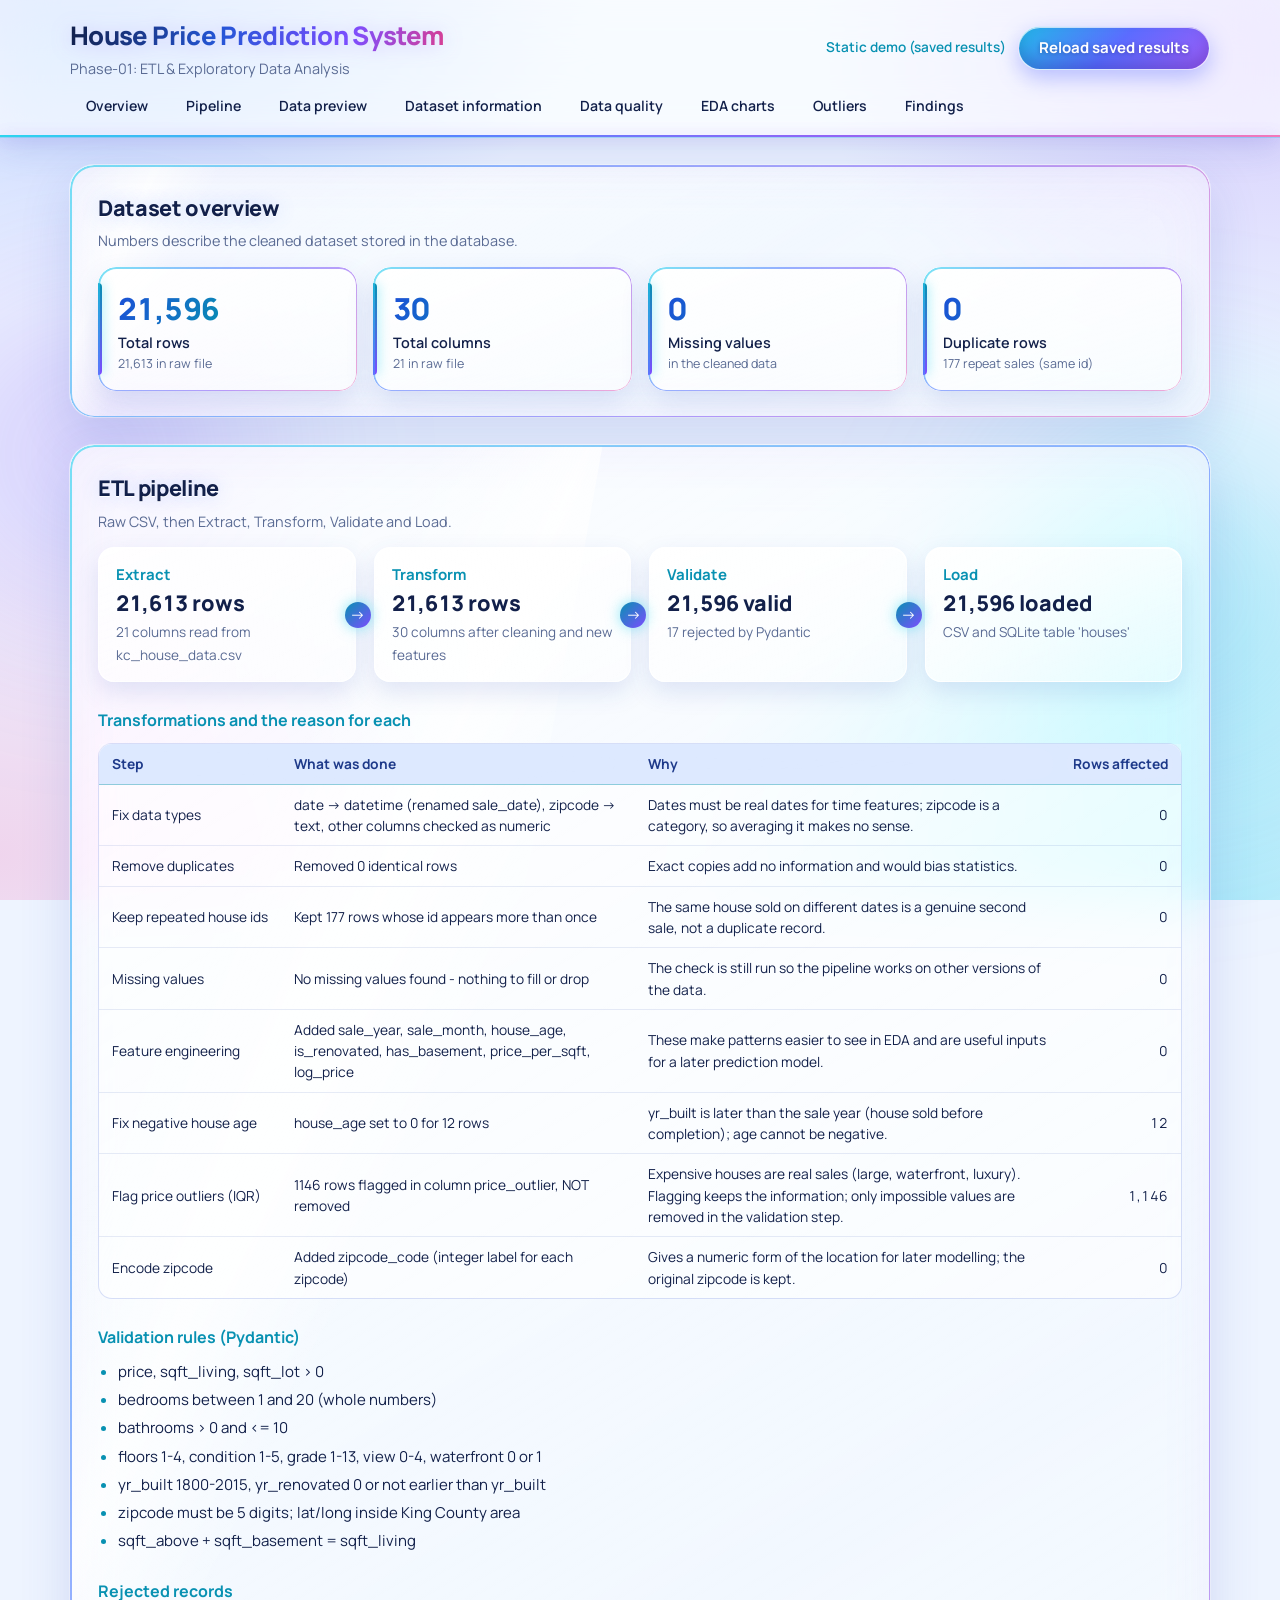
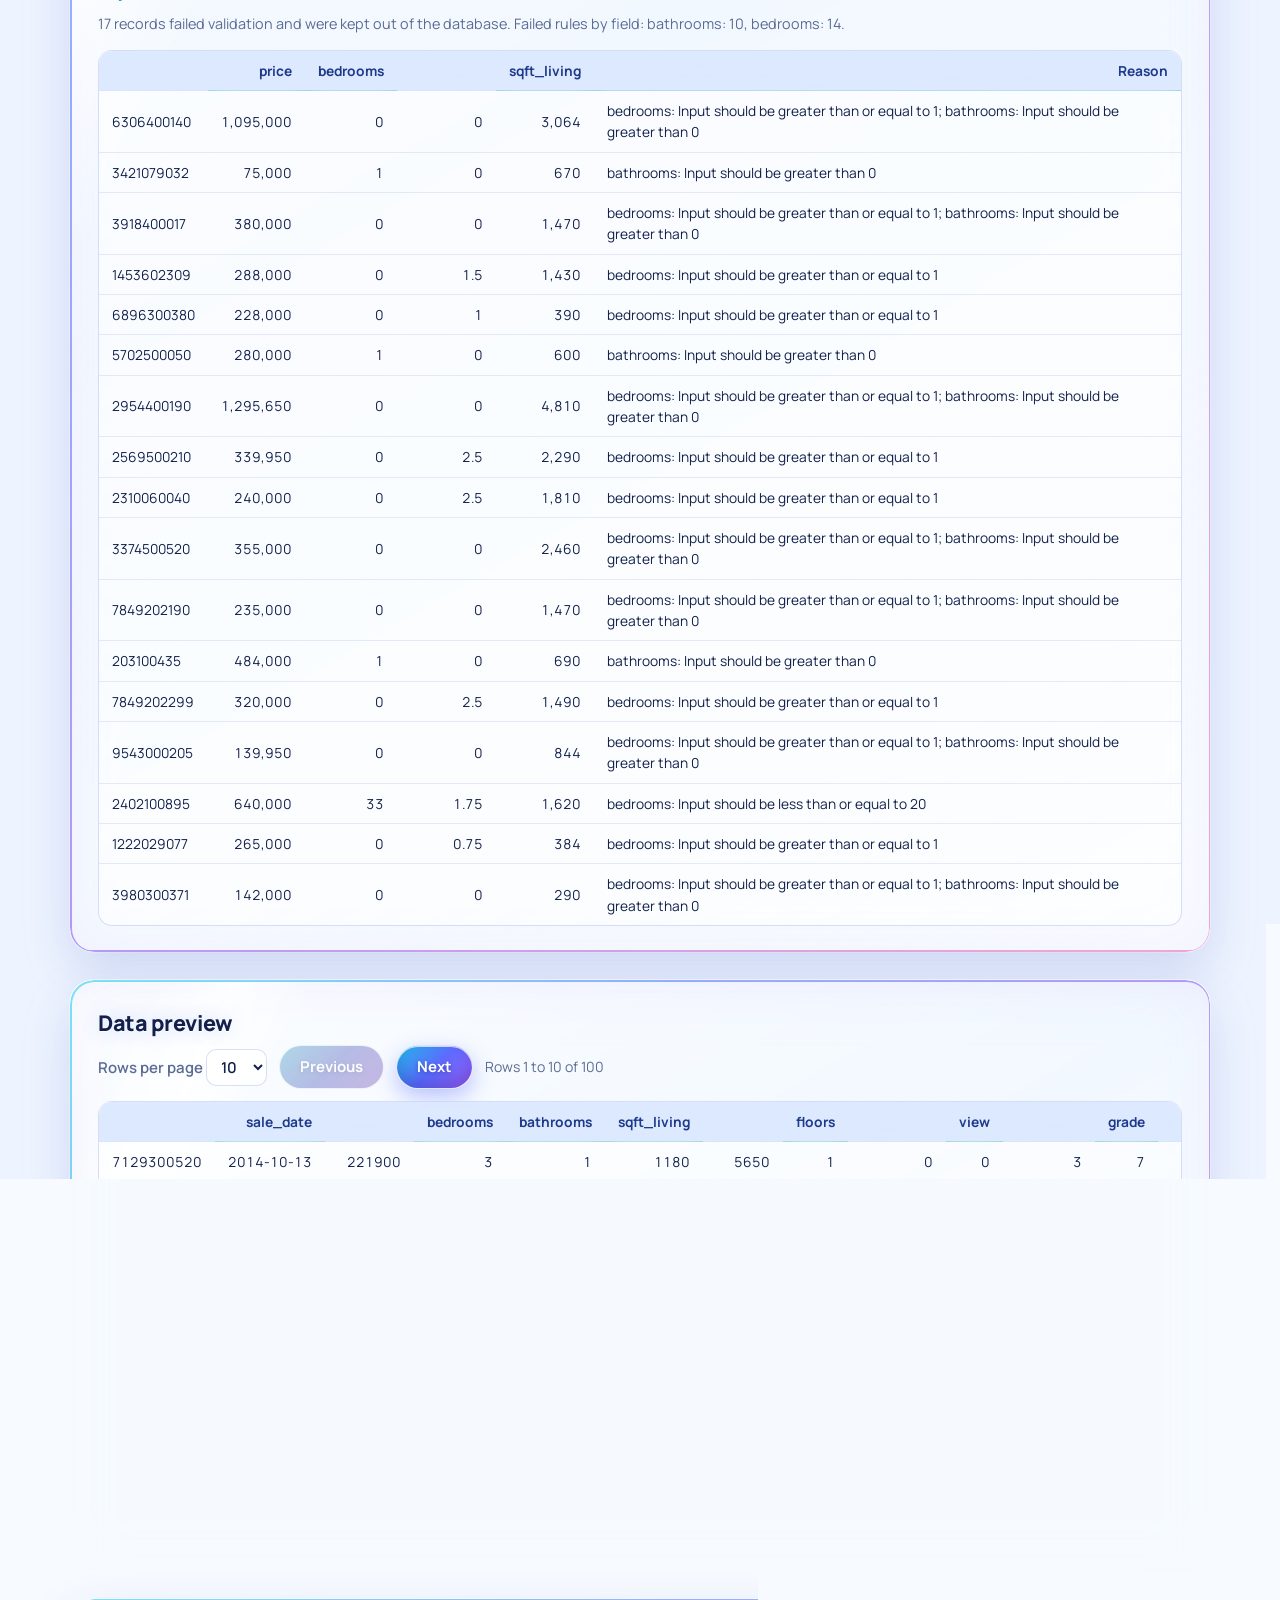
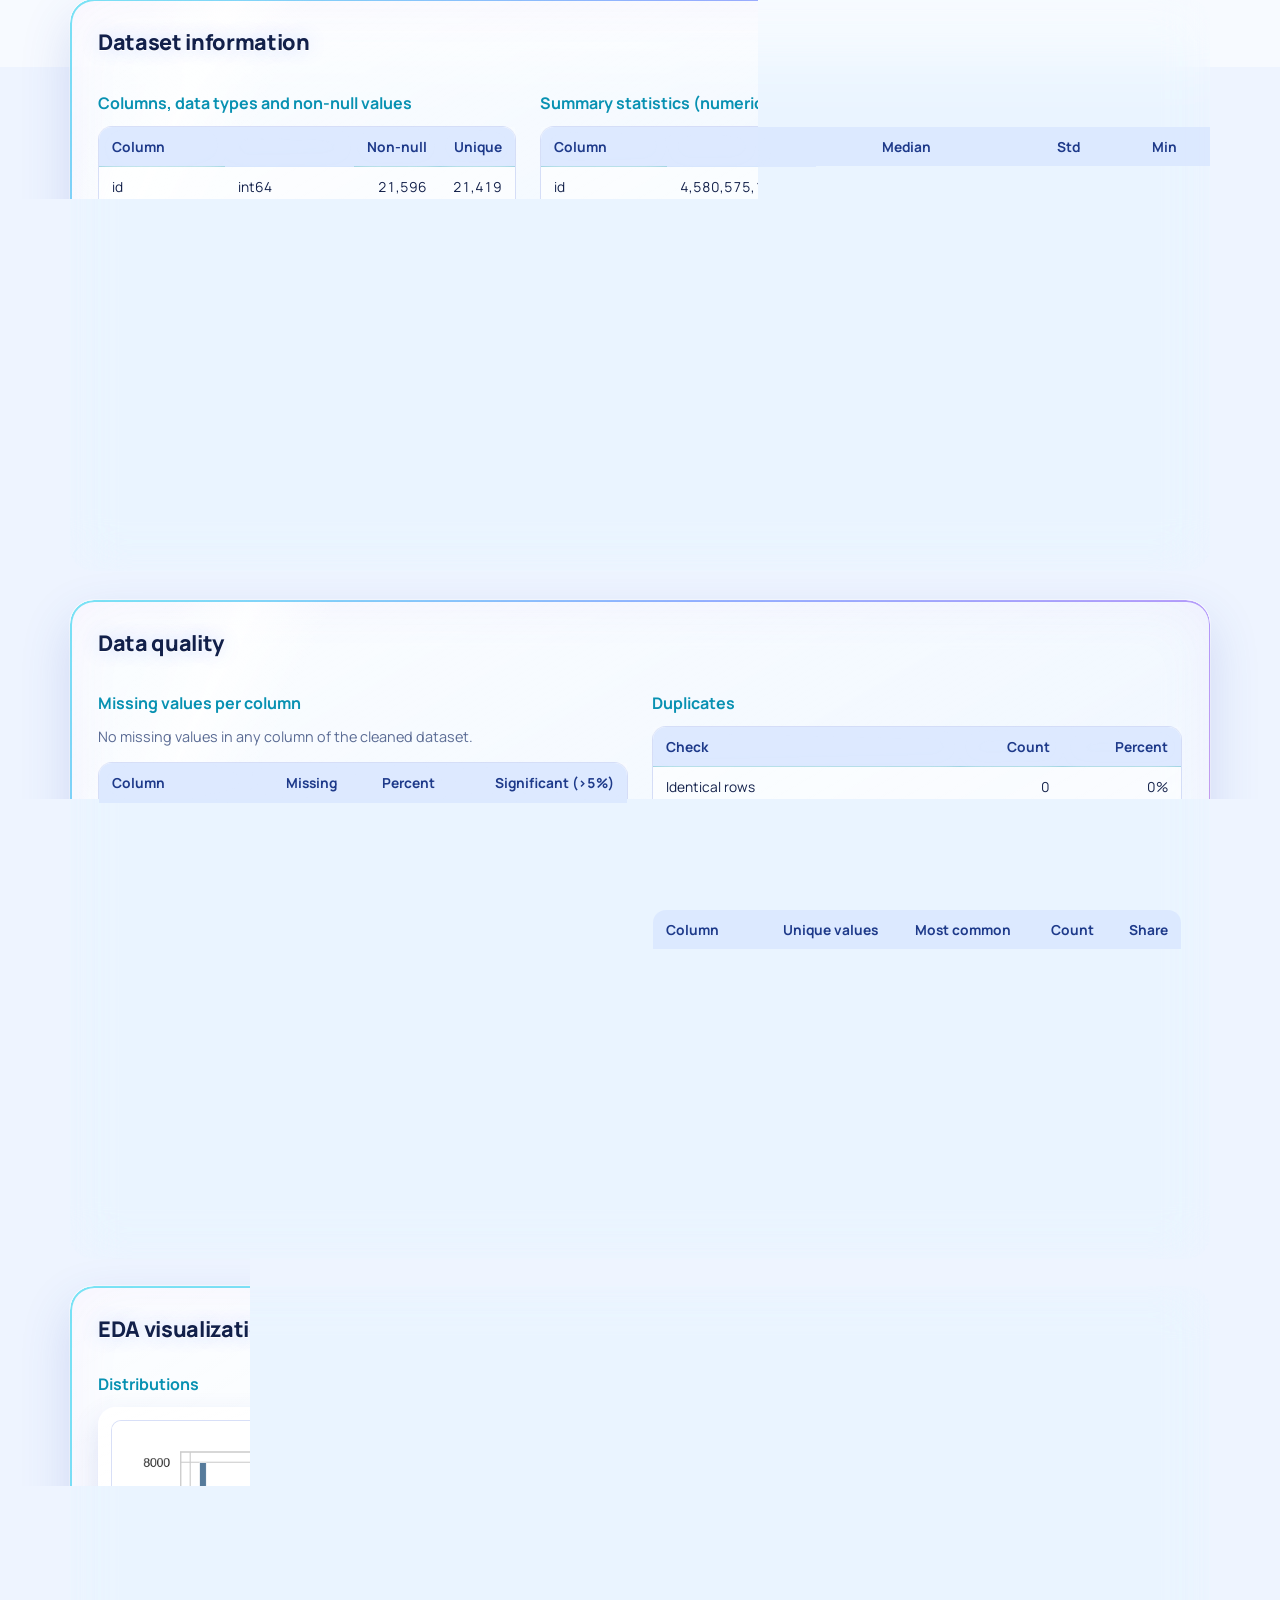
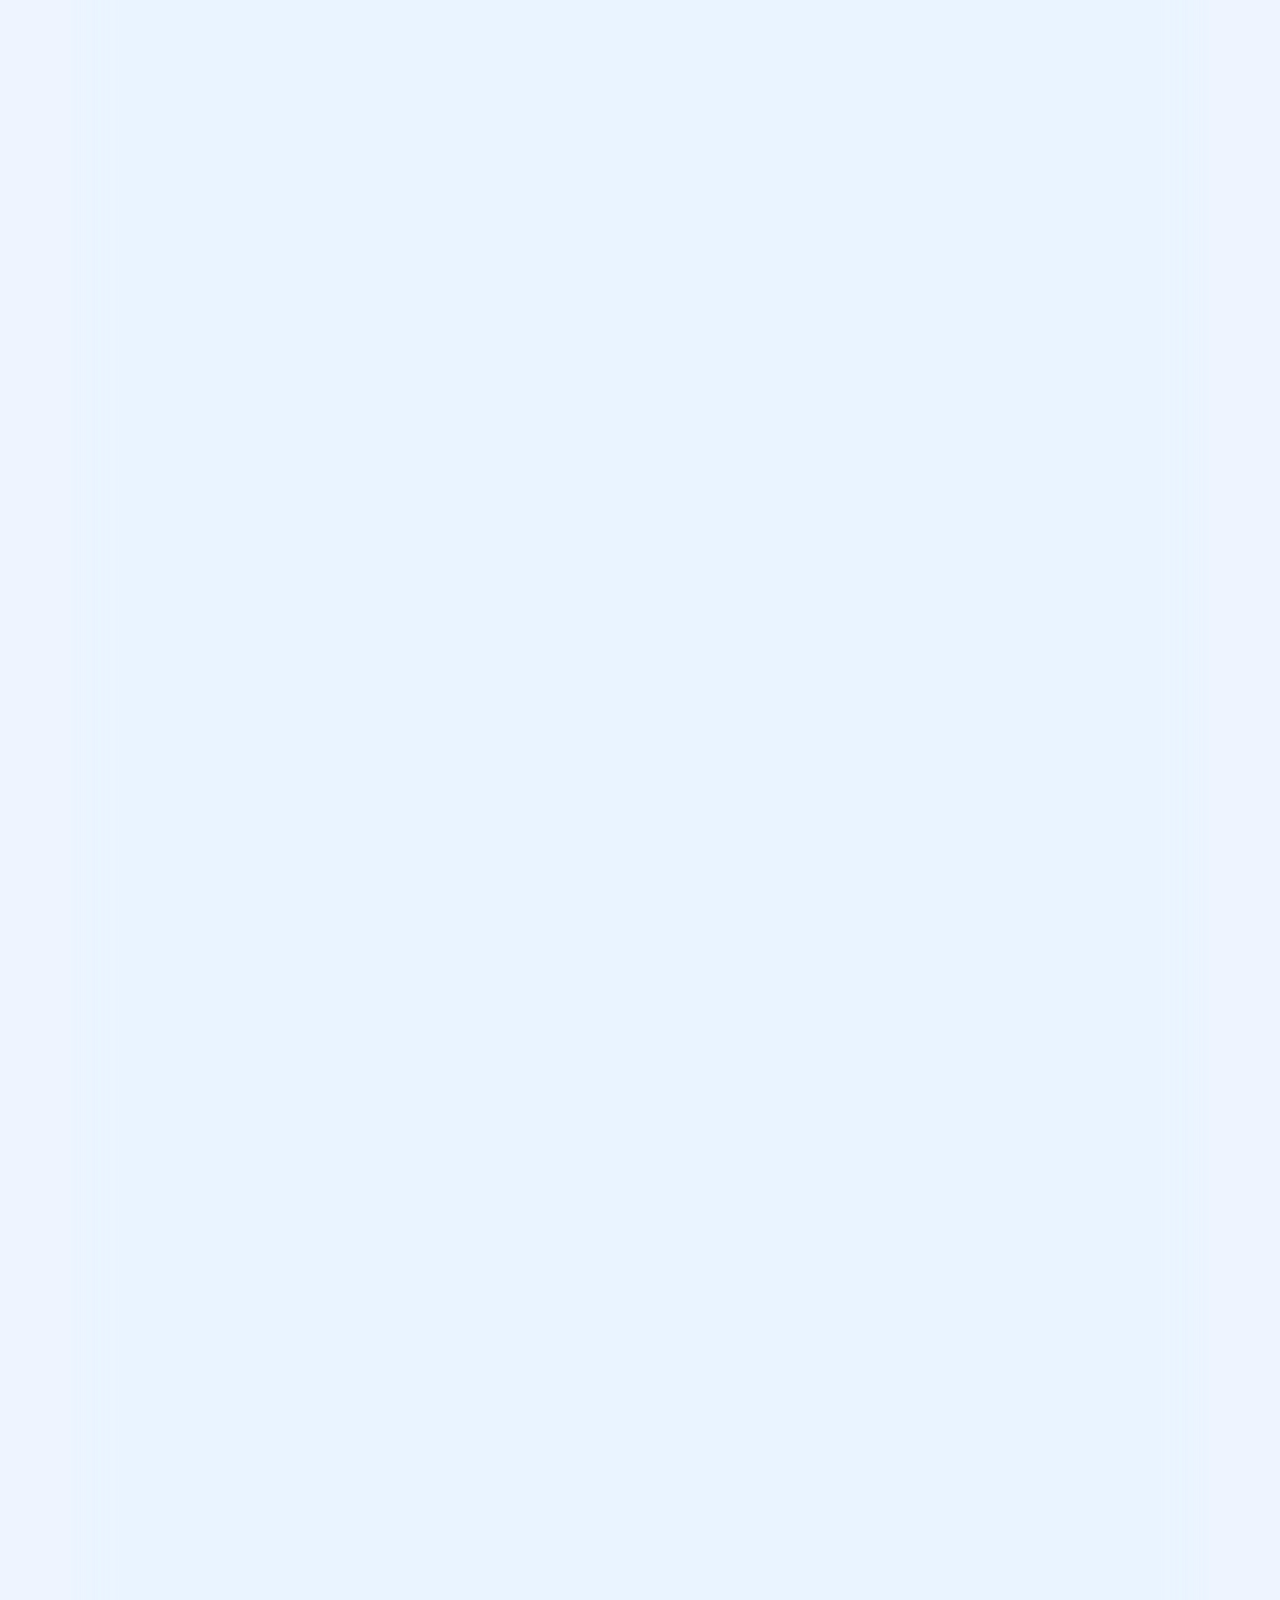
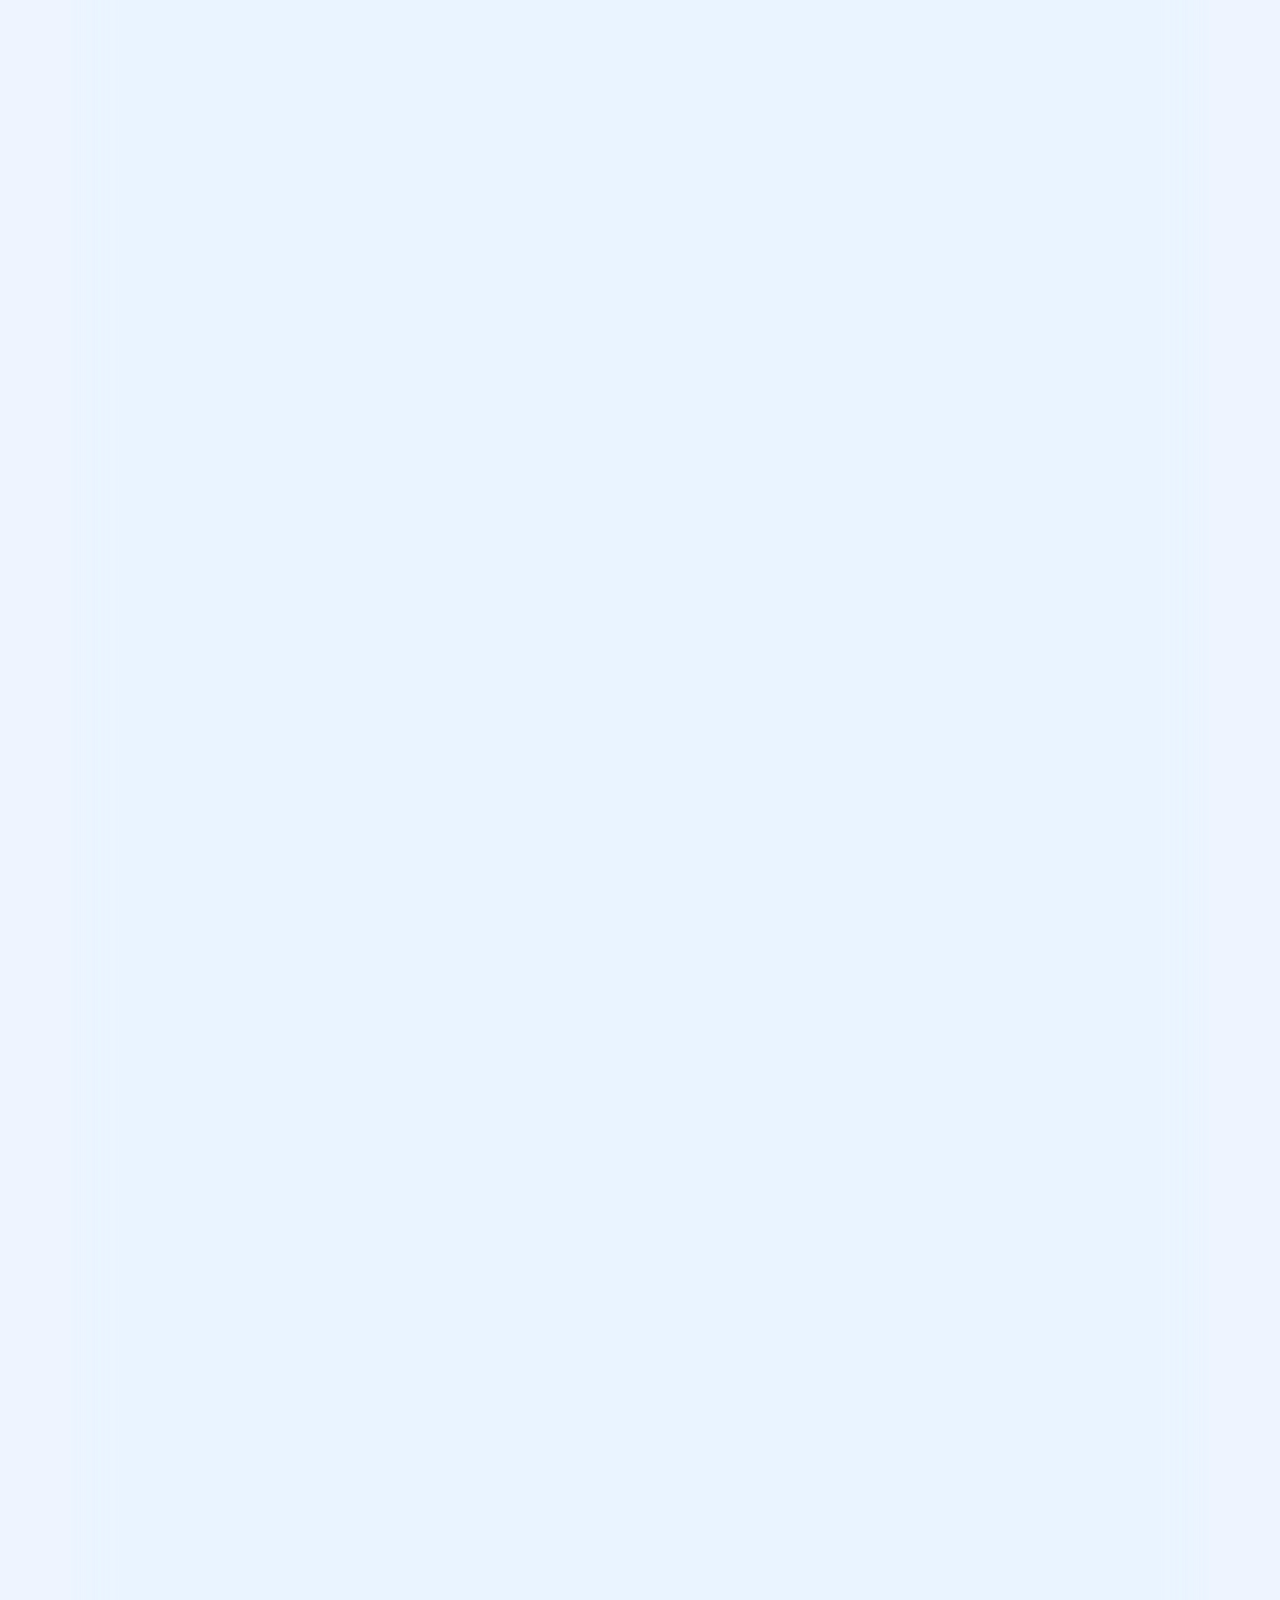
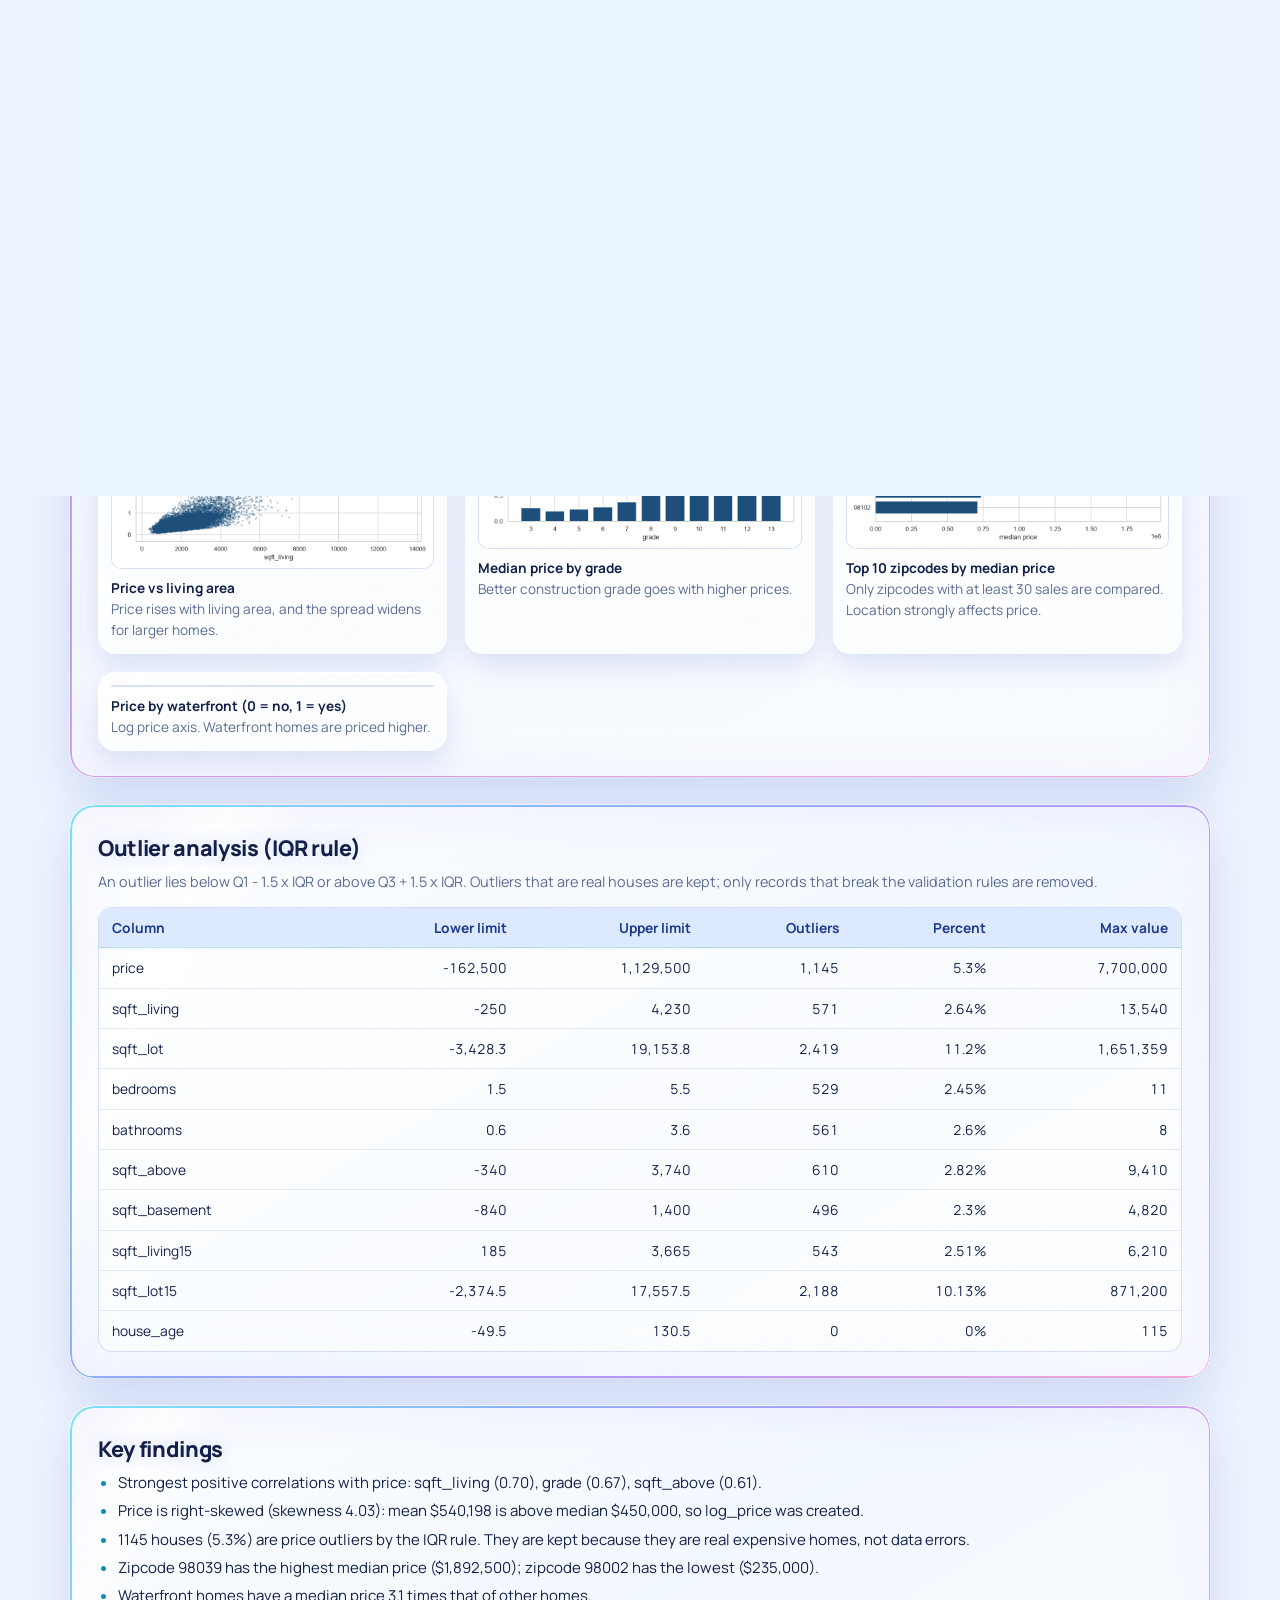
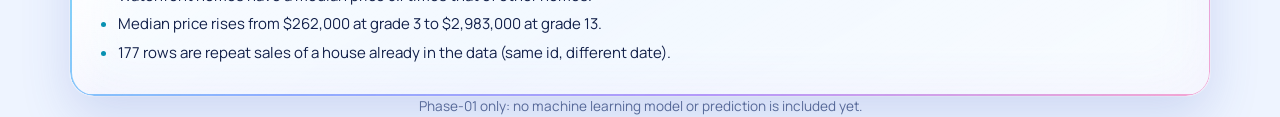
<file: House-Price-Prediction/frontend/index.html>
<!DOCTYPE html>
<html lang="en">
<head>
  <meta charset="UTF-8">
  <meta name="viewport" content="width=device-width, initial-scale=1">
  <title>House Price Prediction System - Phase-01</title>
  <link rel="stylesheet" href="style.css">
</head>
<body>
  <header class="top">
    <div class="wrap top-row">
      <div>
        <h1>House Price Prediction System</h1>
        <p>Phase-01: ETL &amp; Exploratory Data Analysis</p>
      </div>
      <div class="top-actions">
        <span id="run-status" role="status"></span>
        <button id="run-btn" type="button">Run pipeline</button>
      </div>
    </div>
    <nav class="wrap" aria-label="Sections">
      <a href="#overview">Overview</a>
      <a href="#pipeline">Pipeline</a>
      <a href="#preview">Data preview</a>
      <a href="#info">Dataset information</a>
      <a href="#quality">Data quality</a>
      <a href="#eda">EDA charts</a>
      <a href="#outliers">Outliers</a>
      <a href="#findings">Findings</a>
    </nav>
  </header>

  <main class="wrap">
    <div id="message" class="banner" hidden></div>

    <section id="overview">
      <h2>Dataset overview</h2>
      <p class="note">Numbers describe the cleaned dataset stored in the database.</p>
      <div class="cards" id="cards"></div>
    </section>

    <section id="pipeline">
      <h2>ETL pipeline</h2>
      <p class="note">Raw CSV, then Extract, Transform, Validate and Load.</p>
      <ol class="steps" id="steps"></ol>
      <h3>Transformations and the reason for each</h3>
      <div class="scroll"><table id="transform-log"></table></div>
      <h3>Validation rules (Pydantic)</h3>
      <ul id="rules"></ul>
      <h3>Rejected records</h3>
      <p class="note" id="rejected-note"></p>
      <div class="scroll"><table id="rejected"></table></div>
    </section>

    <section id="preview">
      <h2>Data preview</h2>
      <div class="toolbar">
        <label>Rows per page
          <select id="page-size"><option>10</option><option>25</option><option>50</option></select>
        </label>
        <button type="button" id="prev">Previous</button>
        <button type="button" id="next">Next</button>
        <span id="page-label"></span>
      </div>
      <div class="scroll"><table id="preview-table"></table></div>
    </section>

    <section id="info">
      <h2>Dataset information</h2>
      <div class="two">
        <div>
          <h3>Columns, data types and non-null values</h3>
          <div class="scroll tall"><table id="columns-table"></table></div>
        </div>
        <div>
          <h3>Summary statistics (numeric columns)</h3>
          <div class="scroll tall"><table id="stats-table"></table></div>
        </div>
      </div>
    </section>

    <section id="quality">
      <h2>Data quality</h2>
      <div class="two">
        <div>
          <h3>Missing values per column</h3>
          <p class="note" id="missing-note"></p>
          <div class="scroll tall"><table id="missing-table"></table></div>
        </div>
        <div>
          <h3>Duplicates</h3>
          <div class="scroll"><table id="dup-table"></table></div>
          <h3>Discrete and categorical columns</h3>
          <div class="scroll"><table id="cat-table"></table></div>
        </div>
      </div>
    </section>

    <section id="eda">
      <h2>EDA visualizations</h2>
      <div id="charts"></div>
    </section>

    <section id="outliers">
      <h2>Outlier analysis (IQR rule)</h2>
      <p class="note">An outlier lies below Q1 - 1.5 x IQR or above Q3 + 1.5 x IQR. Outliers that are real houses are kept; only records that break the validation rules are removed.</p>
      <div class="scroll"><table id="outlier-table"></table></div>
    </section>

    <section id="findings">
      <h2>Key findings</h2>
      <ul id="findings-list"></ul>
    </section>
  </main>

  <footer class="wrap">Phase-01 only: no machine learning model or prediction is included yet.</footer>
  <script src="script.js"></script>
</body>
</html>
</file>
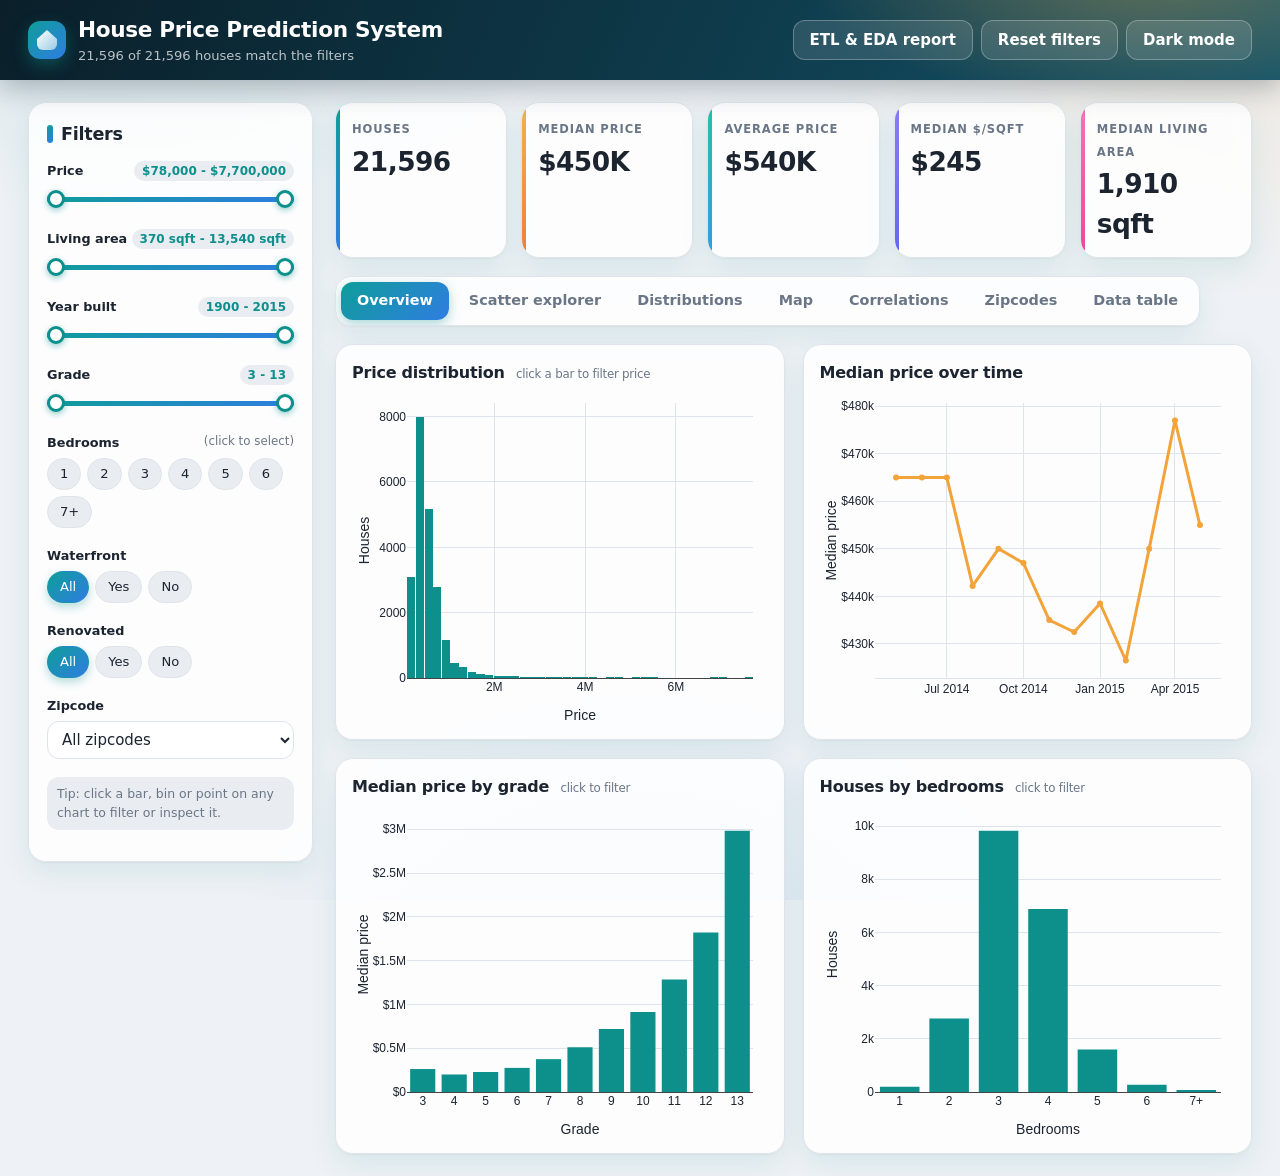
<file: frontend/explorer.html>
<!DOCTYPE html>
<html lang="en">
<head>
<meta charset="UTF-8">
<meta name="viewport" content="width=device-width, initial-scale=1">
<title>Housing Data Explorer</title>
<script>try{var t=localStorage.getItem('theme');if(t)document.documentElement.dataset.theme=t}catch(e){}</script>
<link rel="stylesheet" href="explorer.css">
<script src="plotly.min.js"></script>
</head>
<body>
<header class="bar">
  <div class="brand"><span class="mark"></span><div><h1>House Price Prediction System </h1><p id="sub">Loading data...</p></div></div>
  <div class="bar-actions">
    <a class="btn ghost" href="index.html">ETL &amp; EDA report</a>
    <button class="btn ghost" id="reset" type="button">Reset filters</button>
    <button class="btn ghost" id="theme" type="button" aria-label="Toggle dark mode">Dark mode</button>
  </div>
</header>

<div class="layout">
  <aside class="filters" aria-label="Filters">
    <h2>Filters</h2>
    <div id="duals"></div>
    <div class="field"><label>Bedrooms <small>(click to select)</small></label><div class="chips" id="beds"></div></div>
    <div class="field"><label>Waterfront</label><div class="seg" id="water" data-key="water"></div></div>
    <div class="field"><label>Renovated</label><div class="seg" id="reno" data-key="reno"></div></div>
    <div class="field"><label for="zip">Zipcode</label><select id="zip"></select></div>
    <p class="hint">Tip: click a bar, bin or point on any chart to filter or inspect it.</p>
  </aside>

  <main>
    <section class="kpis" id="kpis"></section>
    <nav class="tabs" id="tabs" role="tablist"></nav>

    <section class="panel" id="p-overview">
      <div class="grid2">
        <div class="card"><h3>Price distribution <small>click a bar to filter price</small></h3><div id="c-price" class="plot"></div></div>
        <div class="card"><h3>Median price over time</h3><div id="c-trend" class="plot"></div></div>
        <div class="card"><h3>Median price by grade <small>click to filter</small></h3><div id="c-grade" class="plot"></div></div>
        <div class="card"><h3>Houses by bedrooms <small>click to filter</small></h3><div id="c-beds" class="plot"></div></div>
      </div>
    </section>

    <section class="panel" id="p-explorer" hidden>
      <div class="card">
        <div class="controls">
          <label>X <select id="sx"></select></label>
          <label>Y <select id="sy"></select></label>
          <label>Colour <select id="sc"></select></label>
          <label class="chk"><input type="checkbox" id="logy"> Log Y</label>
          <label class="chk"><input type="checkbox" id="trend" checked> Trendline</label>
        </div>
        <div id="c-scatter" class="plot tall"></div>
        <p class="note" id="scatter-note"></p>
      </div>
    </section>

    <section class="panel" id="p-dist" hidden>
      <div class="grid2">
        <div class="card">
          <div class="controls"><label>Variable <select id="dv"></select></label>
            <label>Bins <input type="range" id="bins" min="8" max="80" value="30"><span id="bins-v">30</span></label></div>
          <div id="c-hist" class="plot"></div>
        </div>
        <div class="card">
          <div class="controls"><label>Price by <select id="bv"></select></label></div>
          <div id="c-box" class="plot"></div>
        </div>
      </div>
    </section>

    <section class="panel" id="p-map" hidden>
      <div class="card"><h3>Where the houses are <small>colour = price, click a dot for details</small></h3><div id="c-map" class="plot tall"></div></div>
    </section>

    <section class="panel" id="p-corr" hidden>
      <div class="grid2">
        <div class="card"><h3>Correlation matrix <small>click a cell to open that pair</small></h3><div id="c-heat" class="plot tall"></div></div>
        <div class="card"><h3>Correlation with price</h3><div id="c-corr" class="plot tall"></div></div>
      </div>
    </section>

    <section class="panel" id="p-zip" hidden>
      <div class="card">
        <div class="controls"><label>Rank by <select id="zm">
          <option value="median">Median price</option><option value="count">Number of sales</option><option value="ppsf">Median price per sqft</option></select></label>
          <label>Top <input type="range" id="zn" min="5" max="40" value="15"><span id="zn-v">15</span></label></div>
        <div id="c-zip" class="plot tall"></div>
      </div>
    </section>

    <section class="panel" id="p-data" hidden>
      <div class="card">
        <div class="controls"><input type="search" id="q" placeholder="Search id or zipcode"><button class="btn" id="csv" type="button">Download filtered CSV</button>
          <span class="grow"></span><button class="btn ghost" id="pp" type="button">Prev</button><span id="pg"></span><button class="btn ghost" id="pn" type="button">Next</button></div>
        <div class="scroll"><table id="tbl"></table></div>
      </div>
    </section>
  </main>
</div>

<aside class="drawer" id="drawer" hidden aria-live="polite"></aside>
<div class="toast" id="toast" role="status"></div>
<script src="explorer.js"></script>
</body>
</html>
</file>
<file: House-Price-Prediction/frontend/style.css>
/* style.css - LIGHT crystal glass theme for the House Price Prediction dashboard.
   Same class names and ids as before, so index.html and script.js need no changes. */

@import url("https://fonts.googleapis.com/css2?family=Manrope:wght@400;500;600;700;800&display=swap");

:root {
  color-scheme: light;

  /* light crystal palette */
  --bg: #eef4ff;
  --ink: #12204a;
  --muted: #5a6b94;
  --cyan: #0891b2;
  --blue: #3b6cf5;
  --violet: #7c4dff;
  --pink: #ec5fa6;
  --warn: #b45309;
  --ok: #059669;

  /* glass */
  --glass: rgba(255, 255, 255, 0.55);
  --glass-hi: rgba(255, 255, 255, 0.85);
  --glass-edge: rgba(255, 255, 255, 0.95);
  --glass-line: rgba(79, 110, 220, 0.22);
  --row-line: rgba(60, 90, 180, 0.12);
  --prism: linear-gradient(135deg, #22d3ee, #4f7dff 35%, #8b5cf6 65%, #f472b6);
  --shadow: 0 20px 50px rgba(60, 90, 190, 0.18), 0 0 0 1px rgba(255, 255, 255, 0.6);
  --blur: blur(26px) saturate(180%);
  --radius: 24px;
  --radius-sm: 14px;
}

* { box-sizing: border-box; }

html { scroll-behavior: smooth; scroll-padding-top: 130px; }

body {
  margin: 0;
  min-height: 100vh;
  color: var(--ink);
  font-family: "Manrope", "Segoe UI", Roboto, "Helvetica Neue", Arial, sans-serif;
  line-height: 1.55;
  font-size: 15px;
  background:
    radial-gradient(900px 600px at 5% -5%, rgba(79, 125, 255, 0.32), transparent 60%),
    radial-gradient(800px 600px at 100% 5%, rgba(139, 92, 246, 0.26), transparent 58%),
    radial-gradient(900px 700px at 95% 100%, rgba(34, 211, 238, 0.30), transparent 60%),
    radial-gradient(800px 600px at 0% 95%, rgba(244, 114, 182, 0.24), transparent 58%),
    var(--bg);
  background-attachment: fixed;
}

/* glowing crystal orbs behind the glass */
body::before,
body::after {
  content: "";
  position: fixed;
  z-index: -1;
  border-radius: 50%;
  filter: blur(80px);
  pointer-events: none;
}
body::before {
  width: 460px; height: 460px;
  top: 25%; left: -140px;
  background: radial-gradient(circle, rgba(139, 92, 246, 0.35), transparent 70%);
}
body::after {
  width: 520px; height: 520px;
  bottom: 5%; right: -160px;
  background: radial-gradient(circle, rgba(34, 211, 238, 0.35), transparent 70%);
}

.wrap { max-width: 1180px; margin: 0 auto; padding: 0 20px; }

/* ---------- header ---------- */
.top {
  position: sticky;
  top: 0;
  z-index: 10;
  background: rgba(255, 255, 255, 0.62);
  -webkit-backdrop-filter: var(--blur);
  backdrop-filter: var(--blur);
  border-bottom: 1px solid var(--glass-edge);
  box-shadow: 0 10px 34px rgba(60, 90, 190, 0.18), 0 1px 0 rgba(34, 211, 238, 0.3);
}
/* prismatic light line under the header */
.top::after {
  content: "";
  position: absolute;
  left: 0; right: 0; bottom: -1px;
  height: 2px;
  background: var(--prism);
  opacity: 0.95;
  box-shadow: 0 0 14px rgba(139, 92, 246, 0.45);
}
.top-row {
  display: flex;
  justify-content: space-between;
  align-items: center;
  gap: 16px;
  flex-wrap: wrap;
  padding-top: 16px;
  padding-bottom: 8px;
}
.top h1 {
  margin: 0;
  font-size: 1.6rem;
  font-weight: 800;
  letter-spacing: -0.025em;
  background: linear-gradient(100deg, #12204a 0%, #2456d6 40%, #7c4dff 75%, #d63f95 100%);
  -webkit-background-clip: text;
  background-clip: text;
  -webkit-text-fill-color: transparent;
  color: transparent;
  filter: drop-shadow(0 2px 10px rgba(124, 77, 255, 0.25));
}
.top p { margin: 2px 0 0; color: var(--muted); font-size: 0.9rem; }
.top-actions { display: flex; align-items: center; gap: 12px; }
#run-status { font-size: 0.85rem; color: var(--cyan); font-weight: 600; }

.top nav {
  display: flex;
  gap: 6px;
  overflow-x: auto;
  padding-bottom: 12px;
  scrollbar-width: none;
}
.top nav::-webkit-scrollbar { display: none; }
.top nav a {
  color: var(--ink);
  text-decoration: none;
  padding: 6px 15px;
  border-radius: 999px;
  font-size: 0.88rem;
  font-weight: 600;
  white-space: nowrap;
  border: 1px solid transparent;
  transition: background 0.2s, border-color 0.2s, box-shadow 0.2s;
}
.top nav a:hover,
.top nav a:focus-visible {
  background: var(--glass-hi);
  border-color: rgba(8, 145, 178, 0.55);
  box-shadow: 0 0 16px rgba(34, 211, 238, 0.4), inset 0 1px 0 #fff;
  outline: none;
}

/* ---------- buttons ---------- */
button {
  font: inherit;
  font-weight: 700;
  cursor: pointer;
  color: #fff;
  padding: 9px 20px;
  border-radius: 999px;
  border: 1px solid rgba(255, 255, 255, 0.8);
  background: linear-gradient(135deg, #22b8e8 0%, #5b6cff 50%, #9b5cf6 100%);
  box-shadow: 0 8px 22px rgba(91, 108, 255, 0.4), inset 0 1px 0 rgba(255, 255, 255, 0.7), inset 0 -8px 14px rgba(0, 0, 90, 0.18);
  text-shadow: 0 1px 4px rgba(0, 0, 70, 0.35);
  transition: transform 0.15s, box-shadow 0.2s, filter 0.2s;
}
button:hover {
  filter: brightness(1.08);
  box-shadow: 0 10px 28px rgba(34, 211, 238, 0.5), inset 0 1px 0 rgba(255, 255, 255, 0.8), inset 0 -8px 14px rgba(0, 0, 90, 0.15);
}
button:active { transform: translateY(1px) scale(0.99); }
button:disabled { opacity: 0.45; cursor: default; box-shadow: none; filter: grayscale(0.4); transform: none; }

button:focus-visible,
select:focus-visible,
a:focus-visible {
  outline: 2px solid var(--blue);
  outline-offset: 2px;
}

/* ---------- layout / glass panels ---------- */
main { padding-top: 12px; padding-bottom: 30px; }

section {
  position: relative;
  margin-top: 28px;
  padding: 26px 28px;
  border-radius: var(--radius);
  background: linear-gradient(150deg, rgba(255, 255, 255, 0.82) 0%, rgba(255, 255, 255, 0.40) 55%, rgba(255, 255, 255, 0.68) 100%);
  -webkit-backdrop-filter: var(--blur);
  backdrop-filter: var(--blur);
  box-shadow: var(--shadow), inset 0 1px 0 #fff, inset 0 0 60px rgba(139, 92, 246, 0.06);
  overflow: hidden;
}
/* prismatic gradient border */
section::after,
.card::after {
  content: "";
  position: absolute;
  inset: 0;
  padding: 1.5px;
  border-radius: inherit;
  background: var(--prism);
  opacity: 0.6;
  -webkit-mask: linear-gradient(#000 0 0) content-box, linear-gradient(#000 0 0);
  -webkit-mask-composite: xor;
  mask: linear-gradient(#000 0 0) content-box exclude, linear-gradient(#000 0 0);
  pointer-events: none;
}
/* diagonal crystal glint */
section::before {
  content: "";
  position: absolute;
  top: -50%; left: -25%;
  width: 55%; height: 200%;
  background: linear-gradient(105deg, transparent 42%, rgba(255, 255, 255, 0.75) 50%, transparent 58%);
  transform: rotate(10deg);
  pointer-events: none;
}
section > * { position: relative; }

h2 {
  margin: 0 0 6px;
  font-size: 1.35rem;
  font-weight: 800;
  letter-spacing: -0.015em;
  color: var(--ink);
  text-shadow: 0 1px 0 #fff, 0 0 18px rgba(79, 125, 255, 0.25);
}
h3 { margin: 26px 0 10px; font-size: 1rem; font-weight: 700; color: var(--cyan); }
.note { color: var(--muted); margin: 0 0 14px; font-size: 0.9rem; }

.banner {
  margin-top: 24px;
  padding: 12px 18px;
  border-radius: var(--radius-sm);
  color: #7a4a00;
  background: rgba(251, 191, 36, 0.22);
  border: 1px solid rgba(217, 119, 6, 0.5);
  box-shadow: 0 6px 20px rgba(251, 191, 36, 0.2);
  -webkit-backdrop-filter: var(--blur);
  backdrop-filter: var(--blur);
}

/* ---------- overview cards ---------- */
.cards { display: grid; grid-template-columns: repeat(4, 1fr); gap: 16px; }
.card {
  position: relative;
  padding: 18px 20px;
  border-radius: 18px;
  background: linear-gradient(160deg, rgba(255, 255, 255, 0.95), rgba(255, 255, 255, 0.5));
  box-shadow: 0 12px 28px rgba(60, 90, 190, 0.16), inset 0 1px 0 #fff;
  overflow: hidden;
}
.card::before {
  content: "";
  position: absolute;
  left: 0; top: 16px; bottom: 16px;
  width: 4px;
  border-radius: 0 4px 4px 0;
  background: linear-gradient(180deg, var(--cyan), var(--violet));
  box-shadow: 0 0 12px rgba(34, 211, 238, 0.7);
}
.card .value {
  font-size: 1.9rem;
  font-weight: 800;
  letter-spacing: -0.02em;
  font-variant-numeric: tabular-nums;
  background: linear-gradient(120deg, #1d4ed8, #0891b2 55%, #7c4dff);
  -webkit-background-clip: text;
  background-clip: text;
  -webkit-text-fill-color: transparent;
  color: transparent;
}
.card .label { color: var(--ink); font-size: 0.9rem; font-weight: 600; }
.card .sub { color: var(--muted); font-size: 0.78rem; }

/* ---------- pipeline steps ---------- */
.steps {
  list-style: none;
  padding: 0;
  margin: 0 0 8px;
  display: grid;
  grid-template-columns: repeat(4, 1fr);
  gap: 18px;
  counter-reset: s;
}
.steps li {
  position: relative;
  margin: 0;
  padding: 15px 17px;
  border-radius: 16px;
  background: linear-gradient(160deg, rgba(255, 255, 255, 0.92), rgba(255, 255, 255, 0.45));
  border: 1px solid var(--glass-edge);
  box-shadow: inset 0 1px 0 #fff, 0 10px 24px rgba(60, 90, 190, 0.15);
}
.steps li:not(:last-child)::after {
  content: "\2192";
  position: absolute;
  right: -16px;
  top: 50%;
  transform: translateY(-50%);
  width: 26px; height: 26px;
  display: grid;
  place-items: center;
  border-radius: 50%;
  color: #fff;
  font-size: 0.95rem;
  background: linear-gradient(135deg, var(--cyan), var(--violet));
  box-shadow: 0 0 14px rgba(34, 211, 238, 0.55);
  z-index: 2;
}
.steps b { display: block; color: var(--cyan); }
.steps .big { font-size: 1.35rem; font-weight: 800; font-variant-numeric: tabular-nums; }
.steps span { color: var(--muted); font-size: 0.85rem; }

/* ---------- tables ---------- */
.scroll {
  overflow-x: auto;
  border-radius: var(--radius-sm);
  background: rgba(255, 255, 255, 0.55);
  border: 1px solid var(--glass-line);
  box-shadow: inset 0 1px 0 #fff;
}
.scroll.tall { max-height: 420px; overflow-y: auto; }

table { border-collapse: collapse; width: 100%; font-size: 0.86rem; }
th, td {
  padding: 9px 13px;
  text-align: left;
  border-bottom: 1px solid var(--row-line);
  white-space: nowrap;
}
td.num, th.num { text-align: right; font-variant-numeric: tabular-nums; }
td.wrap-text { white-space: normal; min-width: 260px; }
thead th {
  position: sticky;
  top: 0;
  z-index: 1;
  font-weight: 700;
  color: #1e3a8a;
  background: rgba(219, 232, 255, 0.92);
  -webkit-backdrop-filter: blur(12px);
  backdrop-filter: blur(12px);
  border-bottom: 1px solid rgba(8, 145, 178, 0.45);
}
tbody tr:last-child td { border-bottom: none; }
tbody tr { transition: background 0.15s; }
tbody tr:hover { background: rgba(79, 125, 255, 0.10); }
.flag { color: var(--warn); font-weight: 700; }

ul { padding-left: 20px; margin: 6px 0; }
li { margin: 5px 0; }
li::marker { color: var(--cyan); }
.steps li::marker { content: ""; }

/* ---------- toolbar / controls ---------- */
.toolbar { display: flex; flex-wrap: wrap; gap: 12px; align-items: center; margin-bottom: 12px; }
.toolbar label { color: var(--muted); font-weight: 600; }
select {
  font: inherit;
  padding: 6px 10px;
  color: var(--ink);
  border-radius: 10px;
  border: 1px solid var(--glass-line);
  background: rgba(255, 255, 255, 0.8);
  box-shadow: inset 0 1px 0 #fff;
}
select option { background: #fff; color: var(--ink); }
#page-label { color: var(--muted); font-size: 0.88rem; }

.two { display: grid; grid-template-columns: 1fr 1fr; gap: 24px; }

/* ---------- charts ---------- */
.chart-group { display: grid; grid-template-columns: repeat(auto-fit, minmax(340px, 1fr)); gap: 18px; }
figure {
  margin: 0;
  padding: 12px;
  border-radius: 18px;
  background: linear-gradient(160deg, rgba(255, 255, 255, 0.95), rgba(255, 255, 255, 0.5));
  border: 1px solid var(--glass-edge);
  box-shadow: 0 12px 28px rgba(60, 90, 190, 0.16), inset 0 1px 0 #fff;
  transition: transform 0.2s, box-shadow 0.2s, border-color 0.2s;
}
figure:hover {
  transform: translateY(-4px);
  border-color: rgba(8, 145, 178, 0.6);
  box-shadow: 0 18px 40px rgba(60, 90, 190, 0.26), 0 0 28px rgba(34, 211, 238, 0.28), inset 0 1px 0 #fff;
}
/* chart images usually have a white background, so keep them on a clean light tile */
figure img {
  width: 100%;
  height: auto;
  display: block;
  border-radius: 10px;
  background: #fff;
  border: 1px solid var(--glass-line);
}
figcaption { font-size: 0.85rem; color: var(--muted); margin-top: 9px; }
figcaption b { color: var(--ink); display: block; }
figure.wide { grid-column: 1 / -1; }

footer {
  color: var(--muted);
  font-size: 0.85rem;
  padding-bottom: 34px;
  text-align: center;
}

/* ---------- scrollbars ---------- */
* { scrollbar-width: thin; scrollbar-color: rgba(124, 77, 255, 0.55) transparent; }
::-webkit-scrollbar { width: 10px; height: 10px; }
::-webkit-scrollbar-thumb {
  background: linear-gradient(180deg, var(--cyan), var(--violet));
  border-radius: 10px;
  border: 2px solid transparent;
  background-clip: padding-box;
}
::-webkit-scrollbar-track { background: transparent; }

/* ---------- fallback if backdrop-filter is unsupported ---------- */
@supports not ((backdrop-filter: blur(1px)) or (-webkit-backdrop-filter: blur(1px))) {
  .top { background: rgba(255, 255, 255, 0.97); }
  section { background: rgba(250, 252, 255, 0.95); }
  thead th { background: #dbe8ff; }
}

/* ---------- responsive ---------- */
@media (max-width: 900px) {
  .cards, .steps { grid-template-columns: repeat(2, 1fr); }
  .steps li::after { display: none; }
  .two { grid-template-columns: 1fr; }
}
@media (max-width: 520px) {
  .cards, .steps { grid-template-columns: 1fr; }
  html { scroll-padding-top: 150px; }
  section { padding: 18px 16px; border-radius: 18px; }
  .chart-group { grid-template-columns: 1fr; }
  .top h1 { font-size: 1.3rem; }
}

@media (prefers-reduced-motion: reduce) {
  html { scroll-behavior: auto; }
  * { transition: none !important; }
  figure:hover { transform: none; }
}
</file>
<file: frontend/explorer.css>
/* ===== Modern theme: graphite + teal/blue, light and dark ===== */
:root{
  --bg:#eef1f5; --card:rgba(255,255,255,.84); --card-solid:#ffffff;
  --ink:#1c2430; --mute:#6a7686; --line:#dfe4ea; --chip:#e9edf2;
  --accent:#0d8f8c; --accent2:#f2a33a; --accent3:#2f7de1; --accent-dark:#0a6f6d; --ok:#169b7a; --warn:#d9822b;
  --grad:linear-gradient(135deg,#0f9d9a 0%,#2f7de1 100%);
  --grad-warm:linear-gradient(135deg,#f6b24c 0%,#ef7d3b 100%);
  --shadow:0 1px 2px rgba(28,36,48,.05),0 10px 28px rgba(13,143,140,.10);
  --shadow-hover:0 2px 4px rgba(28,36,48,.07),0 18px 40px rgba(13,143,140,.20);
  --radius:18px;
}
:root[data-theme=dark]{
  --bg:#0d1218; --card:rgba(24,31,40,.86); --card-solid:#18202a;
  --ink:#e7edf3; --mute:#93a0b0; --line:#273240; --chip:#202a36;
  --accent:#35c9c3; --accent2:#f5b95a; --accent3:#5b9dff; --accent-dark:#7fe0db; --ok:#3ccf9f; --warn:#f0a04b;
  --grad:linear-gradient(135deg,#1fb5ad 0%,#3b82f6 100%);
  --grad-warm:linear-gradient(135deg,#f6b24c 0%,#ef7d3b 100%);
  --shadow:0 10px 28px rgba(0,0,0,.4); --shadow-hover:0 18px 40px rgba(0,0,0,.55);
}
*{box-sizing:border-box}
html{scroll-behavior:smooth}
body{margin:0;color:var(--ink);font:15px/1.5 "Segoe UI","Inter",system-ui,-apple-system,sans-serif;
  background:
    radial-gradient(900px 500px at 8% -10%,rgba(13,143,140,.14),transparent 60%),
    radial-gradient(800px 500px at 100% 0%,rgba(246,178,76,.12),transparent 60%),
    radial-gradient(700px 500px at 50% 110%,rgba(47,125,225,.10),transparent 60%),
    var(--bg);
  background-attachment:fixed;min-height:100vh}
h1,h2,h3{margin:0;font-family:"Segoe UI","Inter",system-ui,sans-serif;font-weight:700;letter-spacing:-.015em}
::selection{background:rgba(13,143,140,.25)}
*{scrollbar-width:thin;scrollbar-color:var(--line) transparent}
::-webkit-scrollbar{width:8px;height:8px}::-webkit-scrollbar-thumb{background:var(--line);border-radius:99px}

/* header */
.bar{display:flex;justify-content:space-between;align-items:center;gap:12px;flex-wrap:wrap;padding:14px 28px;color:#fff;
  background:radial-gradient(500px 200px at 90% -40%,rgba(246,178,76,.35),transparent 70%),linear-gradient(115deg,#0a1f2a 0%,#0e3a4a 55%,#13546a 100%);
  box-shadow:0 8px 28px rgba(8,30,40,.28);position:sticky;top:0;z-index:20}
.brand{display:flex;align-items:center;gap:12px}
.brand h1{font-size:1.35rem;color:#fff}
.brand p{margin:0;color:rgba(255,255,255,.72);font-size:.82rem}
.mark{width:38px;height:38px;border-radius:12px;background:var(--grad);box-shadow:0 6px 16px rgba(13,143,140,.4);position:relative}
.mark::after{content:"";position:absolute;inset:9px;border-radius:6px;background:linear-gradient(135deg,#fff,rgba(255,255,255,.55));clip-path:polygon(50% 0,100% 45%,100% 100%,0 100%,0 45%)}
.bar-actions{display:flex;gap:8px;flex-wrap:wrap}

/* buttons */
.btn{border:0;background:var(--grad);color:#fff;padding:8px 16px;border-radius:12px;font:inherit;font-weight:600;cursor:pointer;
  text-decoration:none;display:inline-block;box-shadow:0 4px 12px rgba(13,143,140,.3);transition:transform .15s,box-shadow .15s,filter .15s}
.btn:hover{transform:translateY(-2px);box-shadow:0 8px 18px rgba(13,143,140,.38)}
.btn:active{transform:translateY(0)}
.btn.ghost{background:var(--card-solid);color:var(--ink);border:1px solid var(--line);box-shadow:none}
.bar .btn.ghost{background:rgba(255,255,255,.12);color:#fff;border:1px solid rgba(255,255,255,.28)}
.bar .btn.ghost:hover{background:rgba(255,255,255,.22);color:#fff;border-color:rgba(255,255,255,.5)}
.btn.ghost:hover{border-color:var(--accent);color:var(--accent);box-shadow:var(--shadow)}
.btn:focus-visible,select:focus-visible,input:focus-visible,.chip:focus-visible,.tabs button:focus-visible{outline:3px solid rgba(13,143,140,.4);outline-offset:2px}

/* layout */
.layout{display:grid;grid-template-columns:285px 1fr;gap:22px;padding:22px 28px;max-width:1560px;margin:auto}
.filters{background:var(--card);backdrop-filter:blur(12px);border:1px solid var(--line);border-radius:var(--radius);padding:18px;
  align-self:start;position:sticky;top:84px;max-height:calc(100vh - 104px);overflow:auto;box-shadow:var(--shadow)}
.filters h2{font-size:1.1rem;margin-bottom:14px;display:flex;align-items:center;gap:8px}
.filters h2::before{content:"";width:6px;height:18px;border-radius:4px;background:var(--grad)}
.field{margin-bottom:18px}
.field label{display:flex;justify-content:space-between;font-size:.8rem;font-weight:600;margin-bottom:6px;color:var(--ink)}
.field small,.card h3 small{font-weight:400;color:var(--mute);font-size:.74rem;margin-left:6px}
.val{font-weight:600;color:var(--accent);background:var(--chip);padding:1px 8px;border-radius:99px;font-size:.75rem}
select,input[type=search]{width:100%;padding:8px 10px;border-radius:12px;border:1px solid var(--line);background:var(--card-solid);color:var(--ink);font:inherit;transition:border-color .15s,box-shadow .15s}
select:hover,input[type=search]:hover{border-color:var(--accent)}
.controls select{width:auto}

/* dual range slider */
.dual{position:relative;height:24px}
.dual::before{content:"";position:absolute;left:0;right:0;top:10px;height:5px;background:var(--line);border-radius:3px}
.dual .fill{position:absolute;top:10px;height:5px;background:var(--grad);border-radius:3px}
.dual input{position:absolute;left:0;width:100%;height:24px;margin:0;background:none;pointer-events:none;-webkit-appearance:none;appearance:none}
.dual input::-webkit-slider-thumb{-webkit-appearance:none;pointer-events:auto;width:18px;height:18px;border-radius:50%;background:#fff;border:3px solid var(--accent);cursor:grab;box-shadow:0 2px 6px rgba(13,143,140,.45);transition:transform .15s}
.dual input::-webkit-slider-thumb:hover{transform:scale(1.2)}
.dual input::-moz-range-thumb{pointer-events:auto;width:12px;height:12px;border-radius:50%;background:#fff;border:3px solid var(--accent);cursor:grab}
input[type=range]:not(.dual input){accent-color:var(--accent)}

/* chips and segmented buttons */
.chips{display:flex;flex-wrap:wrap;gap:6px}
.chip,.seg button{border:1px solid var(--line);background:var(--chip);color:var(--ink);padding:5px 12px;border-radius:99px;font:inherit;font-size:.82rem;cursor:pointer;transition:all .15s}
.chip:hover,.seg button:hover{border-color:var(--accent);transform:translateY(-1px)}
.chip.on,.seg button.on{background:var(--grad);color:#fff;border-color:transparent;box-shadow:0 4px 10px rgba(13,143,140,.3)}
.seg{display:flex;gap:6px}
.hint{font-size:.78rem;color:var(--mute);background:var(--chip);padding:8px 10px;border-radius:12px}

/* KPI cards */
.kpis{display:grid;grid-template-columns:repeat(auto-fit,minmax(170px,1fr));gap:14px;margin-bottom:18px}
.kpi{background:var(--card);backdrop-filter:blur(10px);border:1px solid var(--line);border-radius:var(--radius);padding:14px 16px;box-shadow:var(--shadow);
  position:relative;overflow:hidden;transition:transform .2s,box-shadow .2s;animation:rise .5s both}
.kpi::before{content:"";position:absolute;left:0;top:0;bottom:0;width:4px;background:var(--grad)}
.kpi:nth-child(2)::before{background:var(--grad-warm)}
.kpi:nth-child(3)::before{background:linear-gradient(180deg,#22c3a6,#2f9ee1)}
.kpi:nth-child(4)::before{background:linear-gradient(180deg,#8b7cf6,#6366f1)}
.kpi:nth-child(5)::before{background:linear-gradient(180deg,#f472b6,#ec4899)}
.kpi:hover{transform:translateY(-4px);box-shadow:var(--shadow-hover)}
.kpi span{font-size:.72rem;color:var(--mute);text-transform:uppercase;letter-spacing:.08em;font-weight:600}
.kpi b{display:block;font-size:1.65rem;font-weight:700;margin-top:2px;letter-spacing:-.02em}

/* tabs */
.tabs{display:inline-flex;gap:4px;padding:5px;background:var(--card);backdrop-filter:blur(10px);border:1px solid var(--line);border-radius:16px;margin-bottom:18px;max-width:100%;overflow-x:auto;box-shadow:var(--shadow)}
.tabs button{background:none;border:0;padding:8px 16px;border-radius:12px;font:inherit;font-weight:600;font-size:.9rem;color:var(--mute);cursor:pointer;white-space:nowrap;transition:all .2s}
.tabs button:hover{color:var(--ink);background:var(--chip)}
.tabs button.on{color:#fff;background:var(--grad);box-shadow:0 4px 12px rgba(13,143,140,.35)}

/* cards and plots */
.panel{animation:fade .35s both}
.grid2{display:grid;grid-template-columns:repeat(auto-fit,minmax(400px,1fr));gap:18px}
.card{background:var(--card);backdrop-filter:blur(10px);border:1px solid var(--line);border-radius:var(--radius);padding:16px;min-width:0;box-shadow:var(--shadow);transition:transform .2s,box-shadow .2s}
.card:hover{box-shadow:var(--shadow-hover)}
.card h3{font-size:1rem;margin-bottom:8px}
.plot{height:330px}.plot.tall{height:540px}
.controls{display:flex;gap:14px;flex-wrap:wrap;align-items:center;margin-bottom:10px;font-size:.85rem}
.controls label{display:flex;gap:6px;align-items:center;font-weight:600}
.chk{font-weight:500!important}.grow{flex:1}
.note{color:var(--mute);font-size:.82rem;margin:6px 0 0}

/* table */
.scroll{overflow:auto;max-height:580px;border-radius:12px;border:1px solid var(--line)}
table{border-collapse:collapse;width:100%;font-size:.84rem}
th,td{padding:9px 12px;border-bottom:1px solid var(--line);text-align:right;white-space:nowrap}
th{position:sticky;top:0;background:var(--chip);cursor:pointer;user-select:none;font-size:.76rem;text-transform:uppercase;letter-spacing:.05em;color:var(--mute)}
th:hover{color:var(--accent)}
tbody tr{cursor:pointer;transition:background .15s}
tbody tr:nth-child(even){background:rgba(13,143,140,.035)}
tbody tr:hover{background:rgba(13,143,140,.12)}

/* detail drawer */
.drawer{position:fixed;right:0;top:0;bottom:0;width:350px;max-width:100%;background:var(--card-solid);border-left:1px solid var(--line);
  box-shadow:-12px 0 40px rgba(31,42,68,.16);padding:22px;z-index:30;overflow:auto;animation:slide .3s both}
.drawer h3{font-size:1.9rem;background:var(--grad);-webkit-background-clip:text;background-clip:text;color:transparent}
.drawer .x{float:right}
.drawer dl{display:grid;grid-template-columns:1fr auto;gap:8px 12px;margin:16px 0}
.drawer dt{color:var(--mute)}.drawer dd{margin:0;font-weight:600;text-align:right}
.delta{padding:10px 12px;border-radius:12px;background:var(--chip);font-size:.85rem;margin-bottom:8px;border-left:4px solid var(--accent3)}

/* toast */
.toast{position:fixed;bottom:22px;left:50%;transform:translate(-50%,30px);background:var(--grad);color:#fff;padding:9px 20px;border-radius:99px;opacity:0;
  transition:.3s;pointer-events:none;z-index:40;box-shadow:0 10px 26px rgba(13,143,140,.4);font-weight:600}
.toast.show{opacity:1;transform:translate(-50%,0)}
[hidden]{display:none!important}

@keyframes rise{from{opacity:0;transform:translateY(12px)}to{opacity:1;transform:none}}
@keyframes fade{from{opacity:0}to{opacity:1}}
@keyframes slide{from{transform:translateX(40px);opacity:0}to{transform:none;opacity:1}}
@media (prefers-reduced-motion:reduce){*{animation:none!important;transition:none!important}}
@media(max-width:900px){.layout{grid-template-columns:1fr;padding:12px}.filters{position:static;max-height:none}.grid2{grid-template-columns:1fr}.bar{padding:10px 14px}}
</file>
